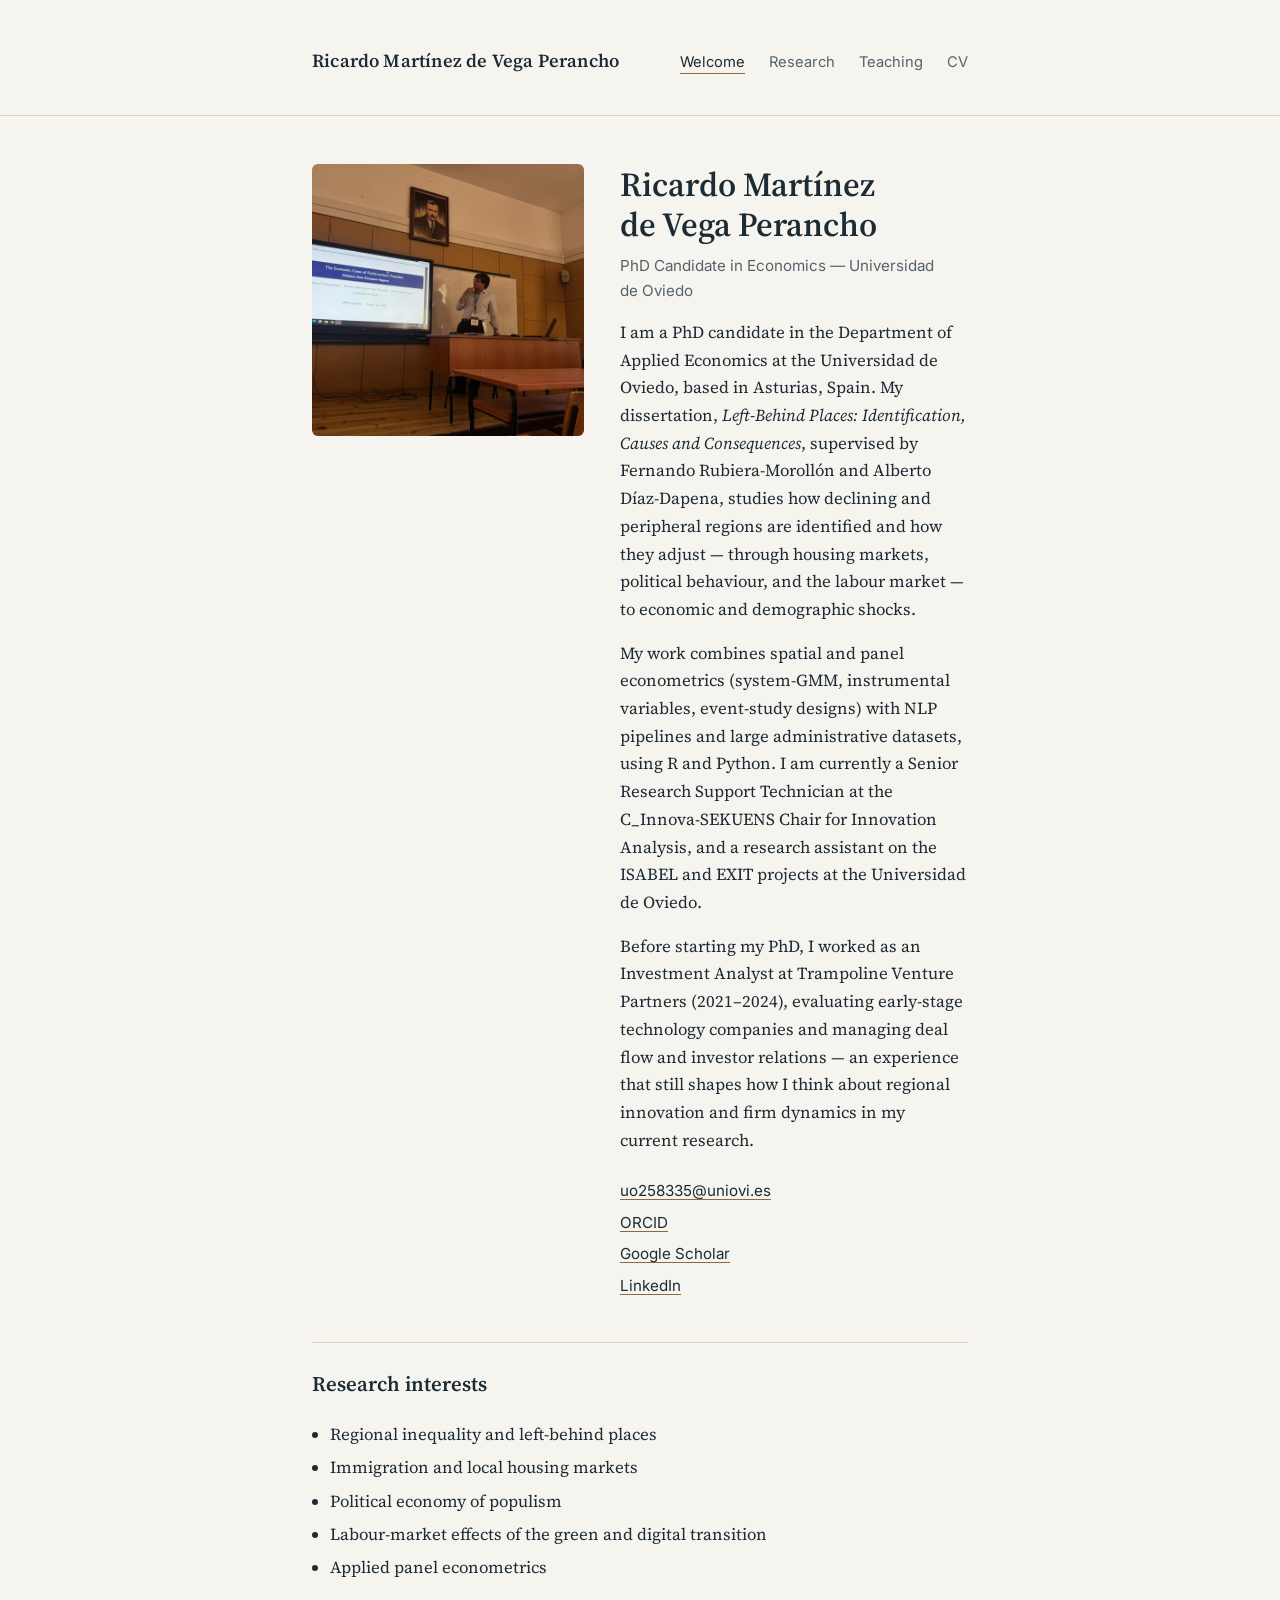
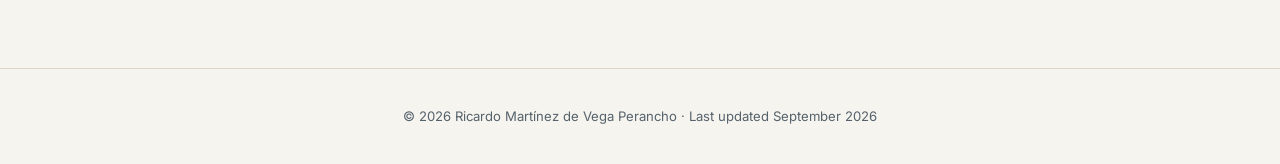
<file: index.html>
<!DOCTYPE html>
<html lang="en">
<head>
<meta charset="UTF-8">
<meta name="viewport" content="width=device-width, initial-scale=1.0">

<title>Ricardo Martínez de Vega Perancho — Applied Economics</title>
<meta name="description" content="Ricardo Martínez de Vega Perancho, PhD candidate in Applied Economics at Universidad de Oviedo. Research on left-behind places, regional inequality, populism and immigration.">
<link rel="canonical" href="https://rikimdvp.github.io/ricardo-site/">

<meta property="og:type" content="profile">
<meta property="og:site_name" content="Ricardo Martínez de Vega Perancho">
<meta property="og:title" content="Ricardo Martínez de Vega Perancho — Applied Economics">
<meta property="og:description" content="PhD candidate in Applied Economics at Universidad de Oviedo. Research on left-behind places, regional inequality, populism and immigration.">
<meta property="og:url" content="https://rikimdvp.github.io/ricardo-site/">
<meta property="og:image" content="https://rikimdvp.github.io/ricardo-site/og-image.png">
<meta property="og:image:width" content="1200">
<meta property="og:image:height" content="630">
<meta property="og:image:alt" content="Ricardo Martínez de Vega Perancho, PhD Candidate in Economics, Universidad de Oviedo">
<meta property="og:locale" content="en_GB">
<meta name="twitter:card" content="summary_large_image">

<link rel="icon" href="favicon.svg" type="image/svg+xml">
<link rel="apple-touch-icon" href="apple-touch-icon.png">
<meta name="theme-color" content="#f6f4ef">

<meta name="google-site-verification" content="qBz0vGdpuWnEbUhsiM5ygSWXRBeQ9XTSMAiw2mAeius">

<link rel="preconnect" href="https://fonts.googleapis.com">
<link rel="preconnect" href="https://fonts.gstatic.com" crossorigin>
<link href="https://fonts.googleapis.com/css2?family=Source+Serif+4:ital,wght@0,400;0,600;1,400&family=Inter:wght@400;500&display=swap" rel="stylesheet">
<link rel="stylesheet" href="style.css">

<script type="application/ld+json">
{
  "@context": "https://schema.org",
  "@type": "Person",
  "name": "Ricardo Martínez de Vega Perancho",
  "alternateName": "Ricardo Perancho",
  "url": "https://rikimdvp.github.io/ricardo-site/",
  "image": "https://rikimdvp.github.io/ricardo-site/foto-perfil.jpg",
  "jobTitle": "PhD Candidate in Economics",
  "affiliation": {
    "@type": "CollegeOrUniversity",
    "name": "Universidad de Oviedo"
  },
  "alumniOf": {
    "@type": "CollegeOrUniversity",
    "name": "Universidad de Oviedo"
  },
  "knowsAbout": [
    "Regional economics",
    "Left-behind places",
    "Immigration and housing markets",
    "Political economy of populism",
    "Applied econometrics"
  ],
  "email": "mailto:uo258335@uniovi.es",
  "sameAs": [
    "https://orcid.org/0009-0008-1918-5371",
    "https://scholar.google.com/citations?user=FgOv5gYAAAAJ",
    "https://www.linkedin.com/in/ricardo-mart%C3%ADnez-de-vega-analyst-economist/"
  ]
}
</script>
</head>
<body>

<a class="skip-link" href="#main">Skip to content</a>

<header class="site-header">
  <div class="header-inner">
    <p class="site-title"><a href="index.html">Ricardo Martínez de Vega Perancho</a></p>
    <nav class="site-nav" aria-label="Main">
      <ul>
        <li><a href="index.html" aria-current="page">Welcome</a></li>
        <li><a href="research.html">Research</a></li>
        <li><a href="teaching.html">Teaching</a></li>
        <li><a href="cv.html">CV</a></li>
      </ul>
    </nav>
  </div>
</header>

<main id="main">
  <div class="hero">
    <div class="avatar">
      <img src="foto-perfil.jpg" width="272" height="272" alt="Ricardo Martínez de Vega Perancho presenting at a conference" fetchpriority="high">
    </div>
    <div class="bio">
      <h1>Ricardo Martínez de Vega Perancho</h1>
      <p class="kicker">PhD Candidate in Economics — Universidad de Oviedo</p>

      <p>I am a PhD candidate in the Department of Applied Economics at the
      Universidad de Oviedo, based in Asturias, Spain. My dissertation,
      <em>Left-Behind Places: Identification, Causes and Consequences</em>,
      supervised by Fernando Rubiera-Morollón and Alberto Díaz-Dapena, studies
      how declining and peripheral regions are identified and how they adjust
      — through housing markets, political behaviour, and the labour market —
      to economic and demographic shocks.</p>

      <p>My work combines spatial and panel econometrics (system-GMM,
      instrumental variables, event-study designs) with NLP pipelines and
      large administrative datasets, using R and Python. I am currently a
      Senior Research Support Technician at the C_Innova-SEKUENS Chair for
      Innovation Analysis, and a research assistant on the ISABEL and EXIT
      projects at the Universidad de Oviedo.</p>

      <p>Before starting my PhD, I worked as an Investment Analyst at
      Trampoline Venture Partners (2021–2024), evaluating early-stage
      technology companies and managing deal flow and investor relations —
      an experience that still shapes how I think about regional innovation
      and firm dynamics in my current research.</p>

      <ul class="contact-list">
        <li><a href="mailto:uo258335@uniovi.es">uo258335@uniovi.es</a></li>
        <li><a href="https://orcid.org/0009-0008-1918-5371">ORCID</a></li>
        <li><a href="https://scholar.google.com/citations?user=FgOv5gYAAAAJ">Google Scholar</a></li>
        <li><a href="https://www.linkedin.com/in/ricardo-mart%C3%ADnez-de-vega-analyst-economist/">LinkedIn</a></li>
      </ul>
    </div>
  </div>

  <h2>Research interests</h2>
  <ul class="interests">
    <li>Regional inequality and left-behind places</li>
    <li>Immigration and local housing markets</li>
    <li>Political economy of populism</li>
    <li>Labour-market effects of the green and digital transition</li>
    <li>Applied panel econometrics</li>
  </ul>
</main>

<footer class="site-footer">
  <p>© 2026 Ricardo Martínez de Vega Perancho · Last updated September 2026</p>
</footer>

</body>
</html>
</file>
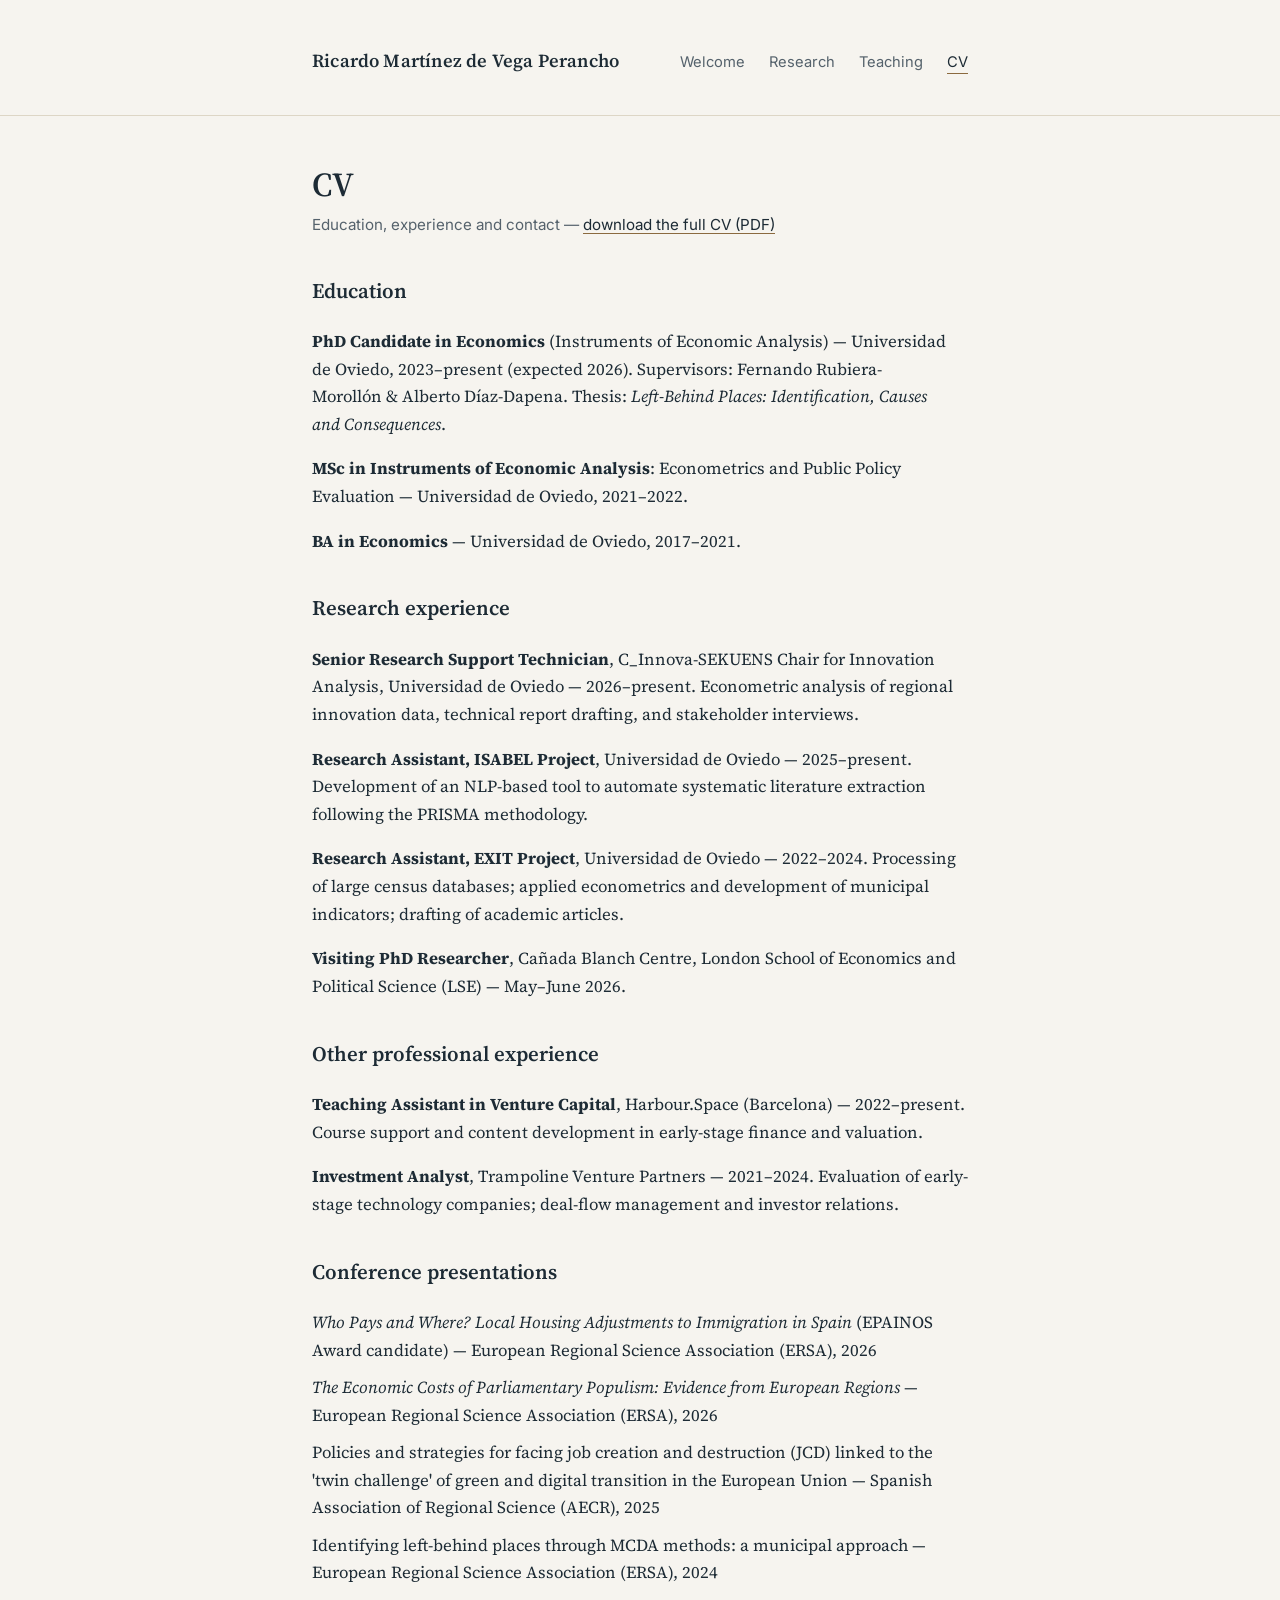
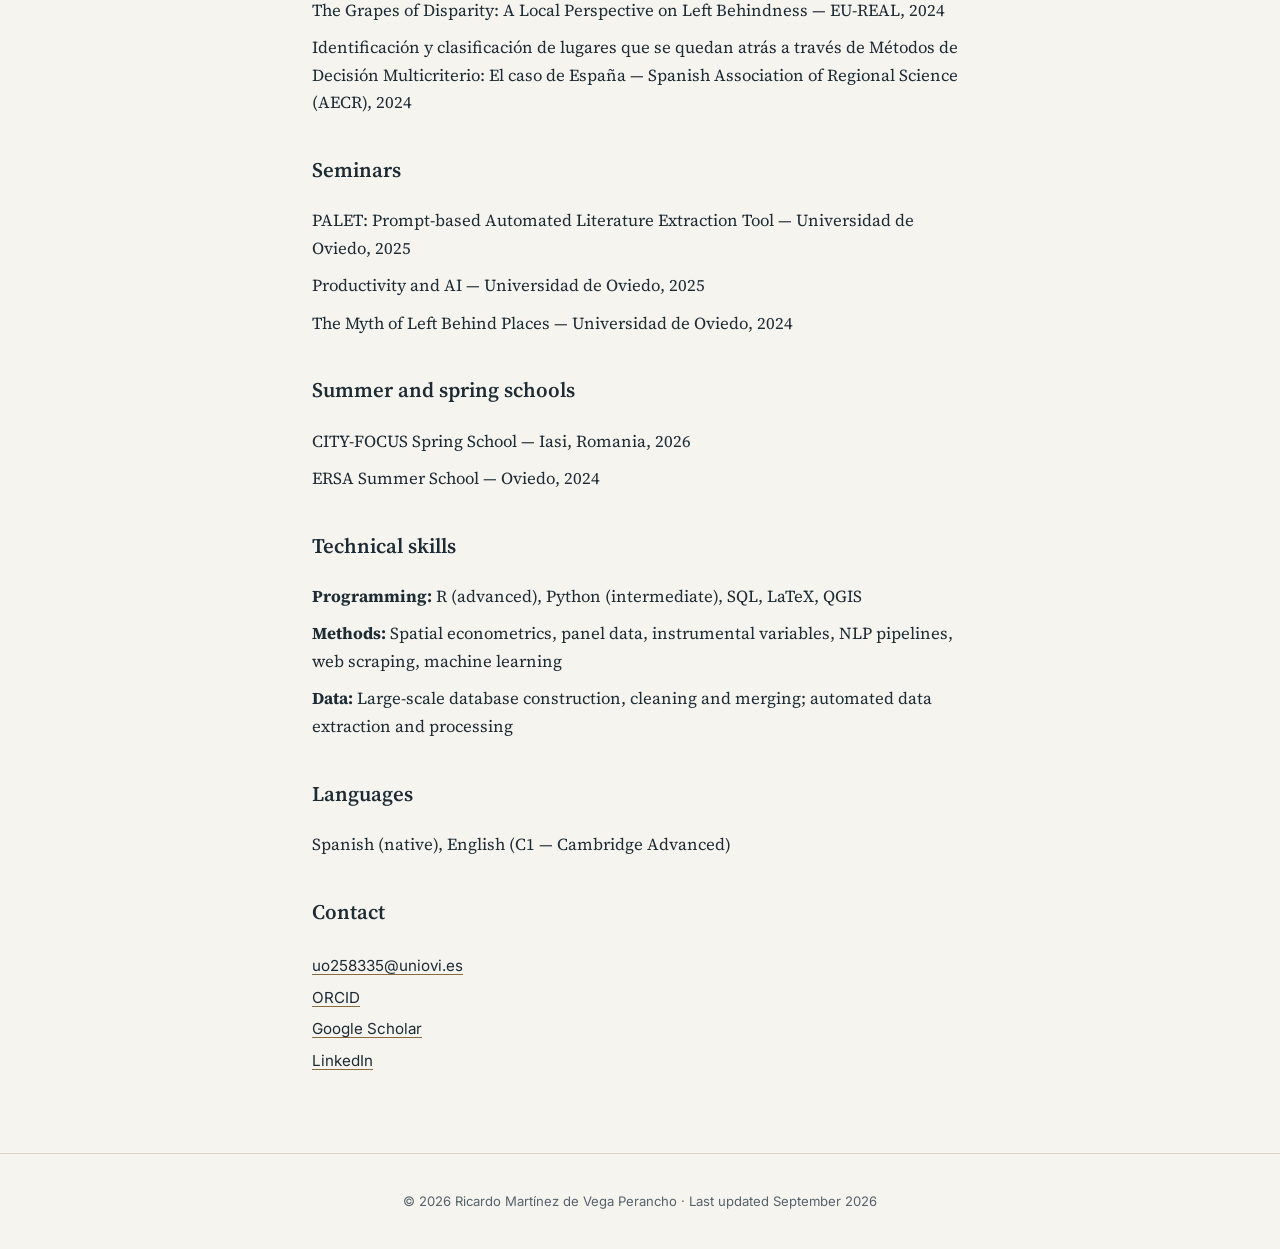
<file: cv.html>
<!DOCTYPE html>
<html lang="en">
<head>
<meta charset="UTF-8">
<meta name="viewport" content="width=device-width, initial-scale=1.0">

<title>CV — Ricardo Martínez de Vega Perancho</title>
<meta name="description" content="Curriculum vitae of Ricardo Martínez de Vega Perancho: education, research experience, conference presentations and technical skills in applied and regional economics.">
<link rel="canonical" href="https://rikimdvp.github.io/ricardo-site/cv.html">

<meta property="og:type" content="website">
<meta property="og:site_name" content="Ricardo Martínez de Vega Perancho">
<meta property="og:title" content="CV — Ricardo Martínez de Vega Perancho">
<meta property="og:description" content="Education, research experience, conference presentations and technical skills in applied and regional economics.">
<meta property="og:url" content="https://rikimdvp.github.io/ricardo-site/cv.html">
<meta property="og:image" content="https://rikimdvp.github.io/ricardo-site/og-image.png">
<meta property="og:image:width" content="1200">
<meta property="og:image:height" content="630">
<meta property="og:locale" content="en_GB">
<meta name="twitter:card" content="summary_large_image">

<link rel="icon" href="favicon.svg" type="image/svg+xml">
<link rel="apple-touch-icon" href="apple-touch-icon.png">
<meta name="theme-color" content="#f6f4ef">

<link rel="preconnect" href="https://fonts.googleapis.com">
<link rel="preconnect" href="https://fonts.gstatic.com" crossorigin>
<link href="https://fonts.googleapis.com/css2?family=Source+Serif+4:ital,wght@0,400;0,600;1,400&family=Inter:wght@400;500&display=swap" rel="stylesheet">
<link rel="stylesheet" href="style.css">
</head>
<body>

<a class="skip-link" href="#main">Skip to content</a>

<header class="site-header">
  <div class="header-inner">
    <p class="site-title"><a href="index.html">Ricardo Martínez de Vega Perancho</a></p>
    <nav class="site-nav" aria-label="Main">
      <ul>
        <li><a href="index.html">Welcome</a></li>
        <li><a href="research.html">Research</a></li>
        <li><a href="teaching.html">Teaching</a></li>
        <li><a href="cv.html" aria-current="page">CV</a></li>
      </ul>
    </nav>
  </div>
</header>

<main id="main" class="cv-page">
  <h1>CV</h1>
  <p class="kicker">Education, experience and contact — <a href="CV_RicardoMdVPerancho.pdf">download the full CV (PDF)</a></p>

  <h2>Education</h2>
  <p><strong>PhD Candidate in Economics</strong> (Instruments of Economic
  Analysis) — Universidad de Oviedo, 2023–present (expected 2026).
  Supervisors: Fernando Rubiera-Morollón &amp; Alberto Díaz-Dapena.
  Thesis: <em>Left-Behind Places: Identification, Causes and Consequences</em>.</p>
  <p><strong>MSc in Instruments of Economic Analysis</strong>: Econometrics
  and Public Policy Evaluation — Universidad de Oviedo, 2021–2022.</p>
  <p><strong>BA in Economics</strong> — Universidad de Oviedo, 2017–2021.</p>

  <h2>Research experience</h2>
  <p><strong>Senior Research Support Technician</strong>, C_Innova-SEKUENS
  Chair for Innovation Analysis, Universidad de Oviedo — 2026–present.
  Econometric analysis of regional innovation data, technical report
  drafting, and stakeholder interviews.</p>
  <p><strong>Research Assistant, ISABEL Project</strong>, Universidad de
  Oviedo — 2025–present. Development of an NLP-based tool to automate
  systematic literature extraction following the PRISMA methodology.</p>
  <p><strong>Research Assistant, EXIT Project</strong>, Universidad de
  Oviedo — 2022–2024. Processing of large census databases; applied
  econometrics and development of municipal indicators; drafting of
  academic articles.</p>
  <p><strong>Visiting PhD Researcher</strong>, Cañada Blanch Centre, London
  School of Economics and Political Science (LSE) — May–June 2026.</p>

  <h2>Other professional experience</h2>
  <p><strong>Teaching Assistant in Venture Capital</strong>, Harbour.Space
  (Barcelona) — 2022–present. Course support and content development in
  early-stage finance and valuation.</p>
  <p><strong>Investment Analyst</strong>, Trampoline Venture Partners —
  2021–2024. Evaluation of early-stage technology companies; deal-flow
  management and investor relations.</p>

  <h2>Conference presentations</h2>
  <ul class="cv-list">
    <li><em>Who Pays and Where? Local Housing Adjustments to Immigration in Spain</em> (EPAINOS Award candidate) — European Regional Science Association (ERSA), 2026</li>
    <li><em>The Economic Costs of Parliamentary Populism: Evidence from European Regions</em> — European Regional Science Association (ERSA), 2026</li>
    <li>Policies and strategies for facing job creation and destruction (JCD) linked to the 'twin challenge' of green and digital transition in the European Union — Spanish Association of Regional Science (AECR), 2025</li>
    <li>Identifying left-behind places through MCDA methods: a municipal approach — European Regional Science Association (ERSA), 2024</li>
    <li>The Grapes of Disparity: A Local Perspective on Left Behindness — EU-REAL, 2024</li>
    <li>Identificación y clasificación de lugares que se quedan atrás a través de Métodos de Decisión Multicriterio: El caso de España — Spanish Association of Regional Science (AECR), 2024</li>
  </ul>

  <h2>Seminars</h2>
  <ul class="cv-list">
    <li>PALET: Prompt-based Automated Literature Extraction Tool — Universidad de Oviedo, 2025</li>
    <li>Productivity and AI — Universidad de Oviedo, 2025</li>
    <li>The Myth of Left Behind Places — Universidad de Oviedo, 2024</li>
  </ul>

  <h2>Summer and spring schools</h2>
  <ul class="cv-list">
    <li>CITY-FOCUS Spring School — Iasi, Romania, 2026</li>
    <li>ERSA Summer School — Oviedo, 2024</li>
  </ul>

  <h2>Technical skills</h2>
  <ul class="cv-list">
    <li><strong>Programming:</strong> R (advanced), Python (intermediate), SQL, LaTeX, QGIS</li>
    <li><strong>Methods:</strong> Spatial econometrics, panel data, instrumental variables, NLP pipelines, web scraping, machine learning</li>
    <li><strong>Data:</strong> Large-scale database construction, cleaning and merging; automated data extraction and processing</li>
  </ul>

  <h2>Languages</h2>
  <p>Spanish (native), English (C1 — Cambridge Advanced)</p>

  <h2>Contact</h2>
  <ul class="contact-list">
    <li><a href="mailto:uo258335@uniovi.es">uo258335@uniovi.es</a></li>
    <li><a href="https://orcid.org/0009-0008-1918-5371">ORCID</a></li>
    <li><a href="https://scholar.google.com/citations?user=FgOv5gYAAAAJ">Google Scholar</a></li>
    <li><a href="https://www.linkedin.com/in/ricardo-mart%C3%ADnez-de-vega-analyst-economist/">LinkedIn</a></li>
  </ul>
</main>

<footer class="site-footer">
  <p>© 2026 Ricardo Martínez de Vega Perancho · Last updated September 2026</p>
</footer>

</body>
</html>
</file>
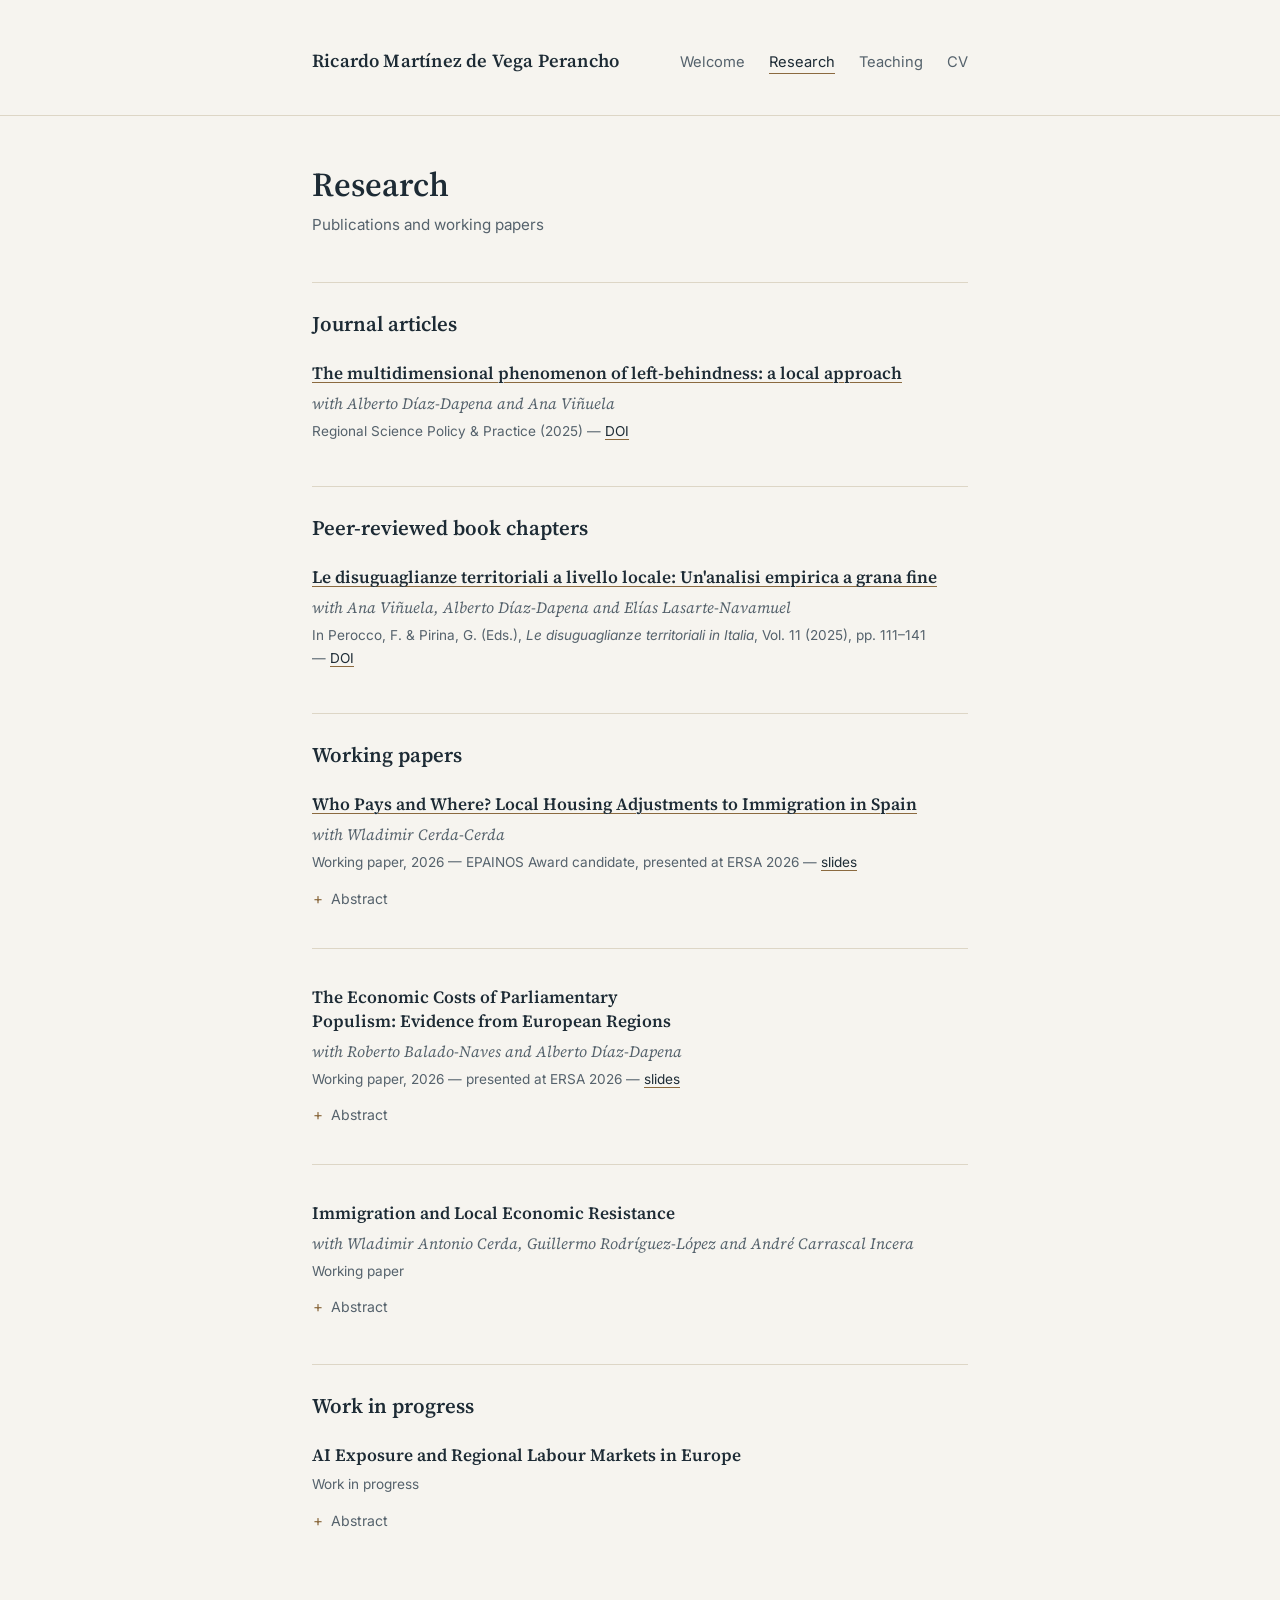
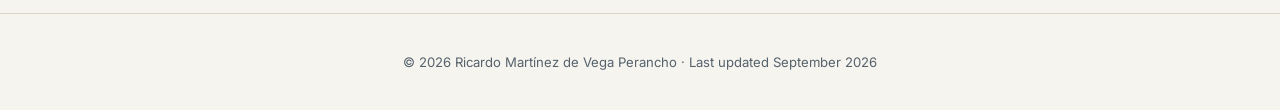
<file: research.html>
<!DOCTYPE html>
<html lang="en">
<head>
<meta charset="UTF-8">
<meta name="viewport" content="width=device-width, initial-scale=1.0">

<title>Research — Ricardo Martínez de Vega Perancho</title>
<meta name="description" content="Publications and working papers by Ricardo Martínez de Vega Perancho on left-behind places, immigration and housing markets, populism and regional labour markets.">
<link rel="canonical" href="https://rikimdvp.github.io/ricardo-site/research.html">

<meta property="og:type" content="website">
<meta property="og:site_name" content="Ricardo Martínez de Vega Perancho">
<meta property="og:title" content="Research — Ricardo Martínez de Vega Perancho">
<meta property="og:description" content="Publications and working papers on left-behind places, immigration and housing markets, populism and regional labour markets.">
<meta property="og:url" content="https://rikimdvp.github.io/ricardo-site/research.html">
<meta property="og:image" content="https://rikimdvp.github.io/ricardo-site/og-image.png">
<meta property="og:image:width" content="1200">
<meta property="og:image:height" content="630">
<meta property="og:locale" content="en_GB">
<meta name="twitter:card" content="summary_large_image">

<link rel="icon" href="favicon.svg" type="image/svg+xml">
<link rel="apple-touch-icon" href="apple-touch-icon.png">
<meta name="theme-color" content="#f6f4ef">

<link rel="preconnect" href="https://fonts.googleapis.com">
<link rel="preconnect" href="https://fonts.gstatic.com" crossorigin>
<link href="https://fonts.googleapis.com/css2?family=Source+Serif+4:ital,wght@0,400;0,600;1,400&family=Inter:wght@400;500&display=swap" rel="stylesheet">
<link rel="stylesheet" href="style.css">
</head>
<body>

<a class="skip-link" href="#main">Skip to content</a>

<header class="site-header">
  <div class="header-inner">
    <p class="site-title"><a href="index.html">Ricardo Martínez de Vega Perancho</a></p>
    <nav class="site-nav" aria-label="Main">
      <ul>
        <li><a href="index.html">Welcome</a></li>
        <li><a href="research.html" aria-current="page">Research</a></li>
        <li><a href="teaching.html">Teaching</a></li>
        <li><a href="cv.html">CV</a></li>
      </ul>
    </nav>
  </div>
</header>

<main id="main">
  <h1>Research</h1>
  <p class="kicker">Publications and working papers</p>

  <h2>Journal articles</h2>
  <section class="papers">
    <article class="paper">
      <h3><a href="https://doi.org/10.1016/j.rspp.2025.100232">The multidimensional phenomenon of left-behindness: a local approach</a></h3>
      <p class="byline">with Alberto Díaz-Dapena and Ana Viñuela</p>
      <p class="status">Regional Science Policy &amp; Practice (2025) — <a href="https://doi.org/10.1016/j.rspp.2025.100232">DOI</a></p>
    </article>
  </section>

  <h2>Peer-reviewed book chapters</h2>
  <section class="papers">
    <article class="paper">
      <h3><a href="http://doi.org/10.30687/978-88-6969-991-7/004">Le disuguaglianze territoriali a livello locale: Un'analisi empirica a grana fine</a></h3>
      <p class="byline">with Ana Viñuela, Alberto Díaz-Dapena and Elías Lasarte-Navamuel</p>
      <p class="status">In Perocco, F. &amp; Pirina, G. (Eds.), <em>Le disuguaglianze territoriali in Italia</em>, Vol. 11 (2025), pp. 111–141 — <a href="http://doi.org/10.30687/978-88-6969-991-7/004">DOI</a></p>
    </article>
  </section>

  <h2>Working papers</h2>
  <section class="papers">

    <!-- Si sales al job market, añade aquí la marca de Job Market Paper:
         <p class="status"><strong>Job Market Paper</strong> — ...</p> -->
    <article class="paper">
      <h3><a href="who-pays-and-where-spain.pdf">Who Pays and Where? Local Housing Adjustments to Immigration in Spain</a></h3>
      <p class="byline">with Wladimir Cerda-Cerda</p>
      <p class="status">Working paper, 2026 — EPAINOS Award candidate, presented at ERSA 2026 — <a href="Slides_ERSA_housing.pdf">slides</a></p>
      <details>
        <summary>Abstract</summary>
        <p class="abstract">Using a shift-share instrument built on
        predetermined 2005 settlement patterns and an exogenous spatial-pull
        control, this paper identifies the causal effect of immigration on
        local housing prices across 699 Spanish municipalities (2014–2025).
        A 1pp increase in the net immigration rate raises housing prices by
        ~0.73% in the short run, accumulating to ~2.25% in the long run.
        Housing supply is inelastic and shows no significant response;
        the effect concentrates in non-urban municipalities, where
        immigration-driven firm creation and income gains induce native
        co-location, compounding demand pressure over time.</p>
      </details>
    </article>

    <article class="paper">
      <h3>The Economic Costs of Parliamentary Populism: Evidence from European Regions</h3>
      <p class="byline">with Roberto Balado-Naves and Alberto Díaz-Dapena</p>
      <p class="status">Working paper, 2026 — presented at ERSA 2026 — <a href="Slides_ERSA_populism.pdf">slides</a></p>
      <details>
        <summary>Abstract</summary>
        <p class="abstract">Difference-GMM estimation on 239 NUTS2 regions across 30 European
        countries (1996–2022), combining ARDECO regional accounts with the
        PopuList database, to trace how episodes of political unrest feed
        back into regional economic growth. The analysis pairs impulse
        response functions with spatial-autocorrelation diagnostics
        (Moran's I) to characterise how these costs propagate across
        neighbouring regions.</p>
      </details>
    </article>

    <article class="paper">
      <h3>Immigration and Local Economic Resistance</h3>
      <p class="byline">with Wladimir Antonio Cerda, Guillermo Rodríguez-López and André Carrascal Incera</p>
      <p class="status">Working paper</p>
      <details>
        <summary>Abstract</summary>
        <p class="abstract">This paper studies whether immigration strengthens
        or weakens the resilience of local labour markets in Spain. Using a
        panel of 753 municipalities (population above 10,000) over 2001–2021,
        we measure local employment resistance as the gap between a
        municipality's employment growth and the national benchmark, and
        instrument the change in the local immigrant rate with a Card-style
        shift-share instrument based on 1991 continental settlement patterns.
        2SLS estimates show that immigration causally increases local
        employment resistance, driven mainly by retail, other services and
        manufacturing, with no evidence of native displacement — municipalities
        receiving more immigrants also retain or attract more native
        population. The effect is concentrated in the 2001–2011 decade and
        is broadly consistent across urban/rural status, sectoral
        concentration, distance to core areas, and initial sectoral
        specialization, pointing to local economic complementarity rather
        than competition between immigrants and natives.</p>
      </details>
    </article>

  </section>

  <h2>Work in progress</h2>
  <section class="papers">
    <article class="paper">
      <h3>AI Exposure and Regional Labour Markets in Europe</h3>
      <p class="status">Work in progress</p>
      <details>
        <summary>Abstract</summary>
        <p class="abstract">Synthesis of task-based and skills-based
        frameworks for measuring occupational exposure to AI, applied to
        regional labour markets across Europe.</p>
      </details>
    </article>
  </section>
</main>

<footer class="site-footer">
  <p>© 2026 Ricardo Martínez de Vega Perancho · Last updated September 2026</p>
</footer>

</body>
</html>
</file>
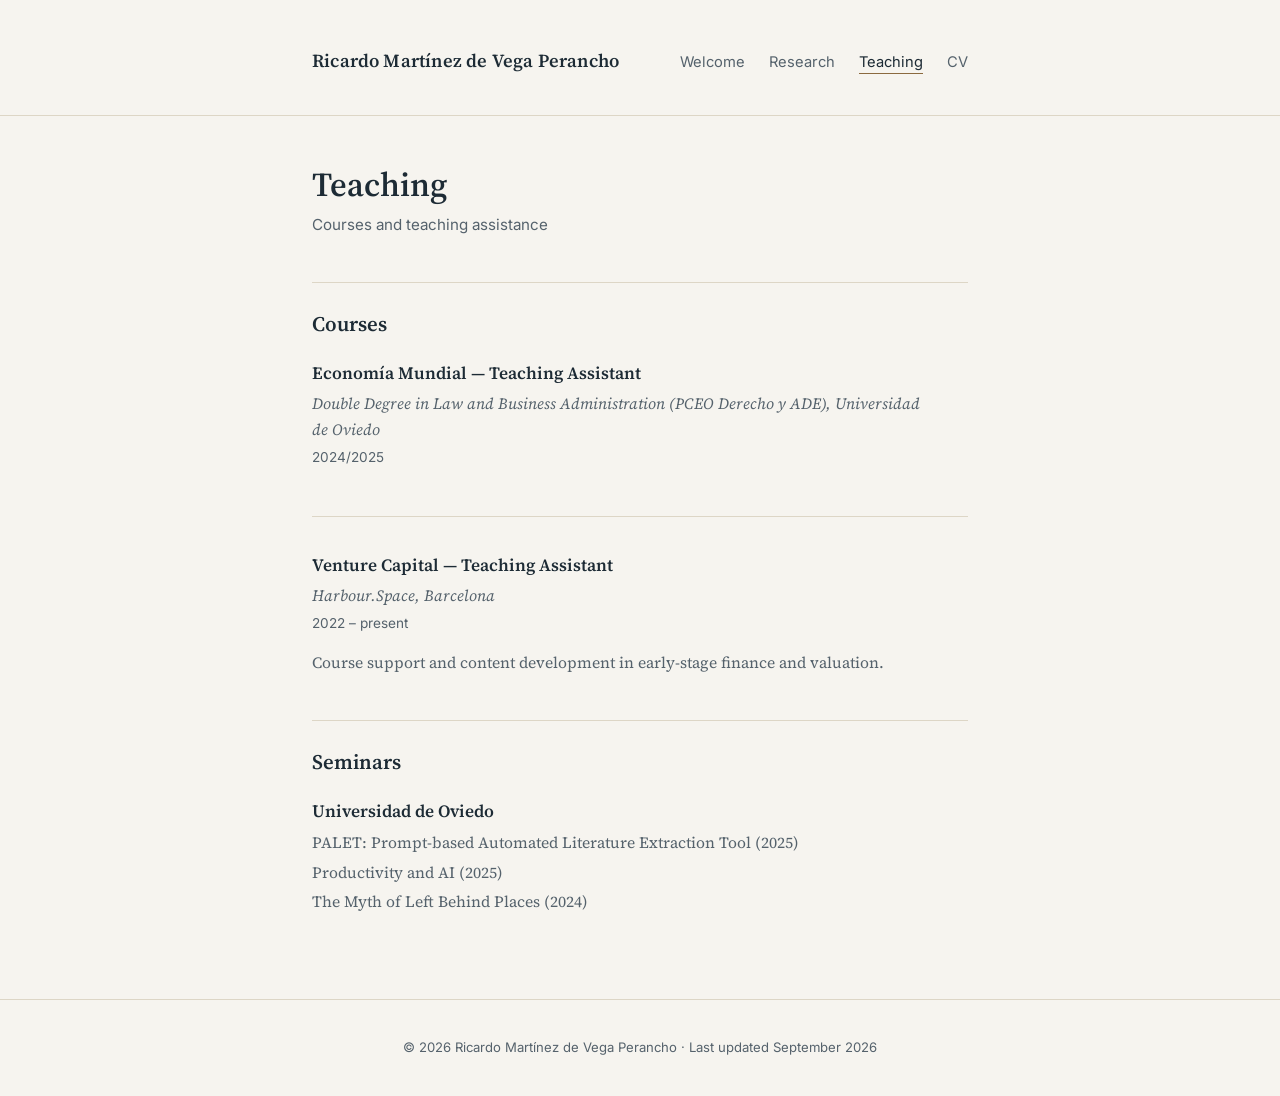
<file: teaching.html>
<!DOCTYPE html>
<html lang="en">
<head>
<meta charset="UTF-8">
<meta name="viewport" content="width=device-width, initial-scale=1.0">

<title>Teaching — Ricardo Martínez de Vega Perancho</title>
<meta name="description" content="Teaching and seminars by Ricardo Martínez de Vega Perancho at Universidad de Oviedo and Harbour.Space, in world economy, venture capital and regional economics.">
<link rel="canonical" href="https://rikimdvp.github.io/ricardo-site/teaching.html">

<meta property="og:type" content="website">
<meta property="og:site_name" content="Ricardo Martínez de Vega Perancho">
<meta property="og:title" content="Teaching — Ricardo Martínez de Vega Perancho">
<meta property="og:description" content="Teaching and seminars at Universidad de Oviedo and Harbour.Space.">
<meta property="og:url" content="https://rikimdvp.github.io/ricardo-site/teaching.html">
<meta property="og:image" content="https://rikimdvp.github.io/ricardo-site/og-image.png">
<meta property="og:image:width" content="1200">
<meta property="og:image:height" content="630">
<meta property="og:locale" content="en_GB">
<meta name="twitter:card" content="summary_large_image">

<link rel="icon" href="favicon.svg" type="image/svg+xml">
<link rel="apple-touch-icon" href="apple-touch-icon.png">
<meta name="theme-color" content="#f6f4ef">

<link rel="preconnect" href="https://fonts.googleapis.com">
<link rel="preconnect" href="https://fonts.gstatic.com" crossorigin>
<link href="https://fonts.googleapis.com/css2?family=Source+Serif+4:ital,wght@0,400;0,600;1,400&family=Inter:wght@400;500&display=swap" rel="stylesheet">
<link rel="stylesheet" href="style.css">
</head>
<body>

<a class="skip-link" href="#main">Skip to content</a>

<header class="site-header">
  <div class="header-inner">
    <p class="site-title"><a href="index.html">Ricardo Martínez de Vega Perancho</a></p>
    <nav class="site-nav" aria-label="Main">
      <ul>
        <li><a href="index.html">Welcome</a></li>
        <li><a href="research.html">Research</a></li>
        <li><a href="teaching.html" aria-current="page">Teaching</a></li>
        <li><a href="cv.html">CV</a></li>
      </ul>
    </nav>
  </div>
</header>

<main id="main">
  <h1>Teaching</h1>
  <p class="kicker">Courses and teaching assistance</p>

  <h2>Courses</h2>
  <section class="papers">
    <article class="paper">
      <h3>Economía Mundial — Teaching Assistant</h3>
      <p class="byline">Double Degree in Law and Business Administration (PCEO Derecho y ADE), Universidad de Oviedo</p>
      <p class="status">2024/2025</p>
    </article>

    <article class="paper">
      <h3>Venture Capital — Teaching Assistant</h3>
      <p class="byline">Harbour.Space, Barcelona</p>
      <p class="status">2022 – present</p>
      <p class="note">Course support and content development in early-stage
      finance and valuation.</p>
    </article>
  </section>

  <h2>Seminars</h2>
  <section class="papers">
    <article class="paper">
      <h3>Universidad de Oviedo</h3>
      <ul class="plain-list">
        <li>PALET: Prompt-based Automated Literature Extraction Tool (2025)</li>
        <li>Productivity and AI (2025)</li>
        <li>The Myth of Left Behind Places (2024)</li>
      </ul>
    </article>
  </section>
</main>

<footer class="site-footer">
  <p>© 2026 Ricardo Martínez de Vega Perancho · Last updated September 2026</p>
</footer>

</body>
</html>
</file>
<file: style.css>
/* ===========================================================
   Ricardo Martínez de Vega Perancho — academic site
   Palette: paper background, deep ink text, muted ochre accent
   (a nod to old regional / cartographic survey documents —
   fitting for regional-economics research on left-behind places)
   =========================================================== */

:root {
  --bg: #f6f4ef;
  --ink: #1d2b35;
  --ink-soft: #55626c;
  --accent: #8b6a3f;
  --accent-soft: #e3d9c4;
  --line: #ddd6c6;
  --max-w: 44rem;
}

/* Dark mode: same paper/ink logic, inverted. Si no lo quieres,
   borra este bloque entero y el sitio queda exactamente igual. */
@media (prefers-color-scheme: dark) {
  :root {
    --bg: #14191d;
    --ink: #e8e4da;
    --ink-soft: #9aa4ad;
    --accent: #c9a26a;
    --accent-soft: #2b3238;
    --line: #2e363d;
  }
}

* { box-sizing: border-box; }

html {
  scroll-behavior: smooth;
}

@media (prefers-reduced-motion: reduce) {
  html { scroll-behavior: auto; }
  * { animation: none !important; transition: none !important; }
}

body {
  margin: 0;
  background: var(--bg);
  color: var(--ink);
  font-family: "Source Serif 4", Georgia, "Times New Roman", serif;
  font-size: 1.05rem;
  line-height: 1.65;
  -webkit-font-smoothing: antialiased;
}

a {
  color: var(--ink);
  text-decoration-color: var(--accent);
  text-decoration-thickness: 1px;
  text-underline-offset: 3px;
}

a:hover { color: var(--accent); }

a:focus-visible,
button:focus-visible,
summary:focus-visible {
  outline: 2px solid var(--accent);
  outline-offset: 3px;
}

/* Skip link: hidden until focused with the keyboard */
.skip-link {
  position: absolute;
  left: -9999px;
  top: 0;
  background: var(--bg);
  color: var(--ink);
  padding: 0.6rem 1rem;
  border: 1px solid var(--line);
  font-family: "Inter", system-ui, sans-serif;
  font-size: 0.9rem;
  z-index: 10;
}

.skip-link:focus {
  left: 1rem;
  top: 1rem;
}

.site-header {
  border-bottom: 1px solid var(--line);
}

.header-inner {
  max-width: var(--max-w);
  margin: 0 auto;
  padding: 1.75rem 1.5rem 1.25rem;
  display: flex;
  flex-wrap: wrap;
  align-items: baseline;
  justify-content: space-between;
  gap: 0.75rem 1.5rem;
}

.site-title {
  font-family: "Source Serif 4", Georgia, serif;
  font-size: 1.15rem;
  font-weight: 600;
  letter-spacing: 0.01em;
}

.site-title a { text-decoration: none; }

nav.site-nav {
  font-family: "Inter", system-ui, sans-serif;
  font-size: 0.92rem;
}

nav.site-nav ul {
  list-style: none;
  display: flex;
  flex-wrap: wrap;
  gap: 1.5rem;
  margin: 0;
  padding: 0;
}

nav.site-nav a {
  text-decoration: none;
  color: var(--ink-soft);
  padding-bottom: 2px;
  border-bottom: 1px solid transparent;
}

nav.site-nav a:hover,
nav.site-nav a[aria-current="page"] {
  color: var(--ink);
  border-bottom-color: var(--accent);
}

main {
  max-width: var(--max-w);
  margin: 0 auto;
  padding: 3rem 1.5rem 5rem;
}

/* Evita palabras sueltas colgando al final de titulos y parrafos */
h1, h2, .paper h3 { text-wrap: balance; }
p, .abstract { text-wrap: pretty; }

h1 {
  font-size: 2.1rem;
  line-height: 1.2;
  margin: 0 0 0.5rem;
  font-weight: 600;
}

h2 {
  font-size: 1.3rem;
  font-weight: 600;
  margin: 2.75rem 0 1.25rem;
  padding-top: 1.5rem;
  border-top: 1px solid var(--line);
}

main > h2:first-child { border-top: none; padding-top: 0; margin-top: 0; }

/* En el CV el espacio en blanco ya separa las secciones: sin reglas */
.cv-page h2 {
  border-top: none;
  padding-top: 0;
  margin-top: 2.25rem;
}

.kicker {
  font-family: "Inter", system-ui, sans-serif;
  font-size: 0.95rem;
  color: var(--ink-soft);
  margin: 0 0 1.75rem;
}

.hero {
  display: grid;
  grid-template-columns: 17rem 1fr;
  gap: 2.25rem;
  align-items: start;
  margin-bottom: 2.5rem;
}

.avatar {
  width: 17rem;
  height: 17rem;
  border-radius: 6px;
  background: var(--accent-soft);
  color: var(--accent);
  display: flex;
  align-items: center;
  justify-content: center;
  font-family: "Source Serif 4", Georgia, serif;
  font-size: 1.9rem;
  font-weight: 600;
  overflow: hidden;
}

.avatar img {
  width: 100%;
  height: 100%;
  object-fit: cover;
  object-position: 62% 45%;
  display: block;
}

.bio p { margin: 0 0 1rem; }

.contact-list {
  list-style: none;
  margin: 1.5rem 0 0;
  padding: 0;
  display: flex;
  flex-direction: column;
  gap: 0.4rem;
  font-family: "Inter", system-ui, sans-serif;
  font-size: 0.95rem;
}

.interests {
  margin: 0;
  padding-left: 1.1rem;
}

.interests li { margin-bottom: 0.35rem; }

/* Lists on the CV page: no bullets, one entry per block */
.cv-list {
  list-style: none;
  margin: 0;
  padding: 0;
}

.cv-list li { margin-bottom: 0.6rem; }

/* Compact list inside a card (seminars on the teaching page) */
.plain-list {
  list-style: none;
  margin: 0.4rem 0 0;
  padding: 0;
  color: var(--ink-soft);
  font-size: 0.98rem;
}

.plain-list li { margin-bottom: 0.25rem; }

.paper {
  margin-bottom: 2.25rem;
  padding-bottom: 2.25rem;
  border-bottom: 1px solid var(--line);
}

.paper:last-child { border-bottom: none; margin-bottom: 0; padding-bottom: 0; }

.paper h3 {
  font-size: 1.08rem;
  font-weight: 600;
  margin: 0 0 0.35rem;
  line-height: 1.4;
}

.paper .byline {
  font-style: italic;
  color: var(--ink-soft);
  margin: 0 0 0.2rem;
  font-size: 0.98rem;
}

.paper .status {
  font-family: "Inter", system-ui, sans-serif;
  font-size: 0.85rem;
  color: var(--ink-soft);
  margin: 0 0 0.75rem;
}

.paper details {
  font-size: 0.98rem;
}

/* "Abstract" is real text in the HTML; the +/− is only decoration */
.paper summary {
  cursor: pointer;
  font-family: "Inter", system-ui, sans-serif;
  font-size: 0.88rem;
  color: var(--ink-soft);
  list-style: none;
  display: inline-flex;
  align-items: baseline;
  gap: 0.45rem;
}

.paper summary::-webkit-details-marker { display: none; }

.paper summary::before {
  content: "+";
  color: var(--accent);
  font-size: 0.95rem;
  line-height: 1;
  width: 0.8em;
  text-align: center;
}

.paper details[open] summary::before { content: "\2212"; }

.paper summary:hover { color: var(--accent); }

.paper .abstract {
  margin: 0.6rem 0 0;
  color: var(--ink);
}

.note {
  color: var(--ink-soft);
  font-size: 0.98rem;
}

.site-footer {
  border-top: 1px solid var(--line);
  padding: 1.5rem;
  text-align: center;
  font-family: "Inter", system-ui, sans-serif;
  font-size: 0.82rem;
  color: var(--ink-soft);
}

@media (max-width: 34rem) {
  .hero {
    grid-template-columns: 1fr;
  }
  .avatar { width: 9rem; height: 9rem; font-size: 1.4rem; }
  h1 { font-size: 1.7rem; }
  .header-inner { flex-direction: column; align-items: flex-start; }
}

/* Printing the CV page should produce something readable */
@media print {
  :root { --bg: #fff; --ink: #000; --ink-soft: #333; --accent: #000; --line: #999; }
  .site-nav, .skip-link, .site-footer { display: none; }
  body { font-size: 11pt; }
  main { max-width: none; padding: 0; }
  .paper details { display: block; }
  a { text-decoration: none; }
}
</file>
